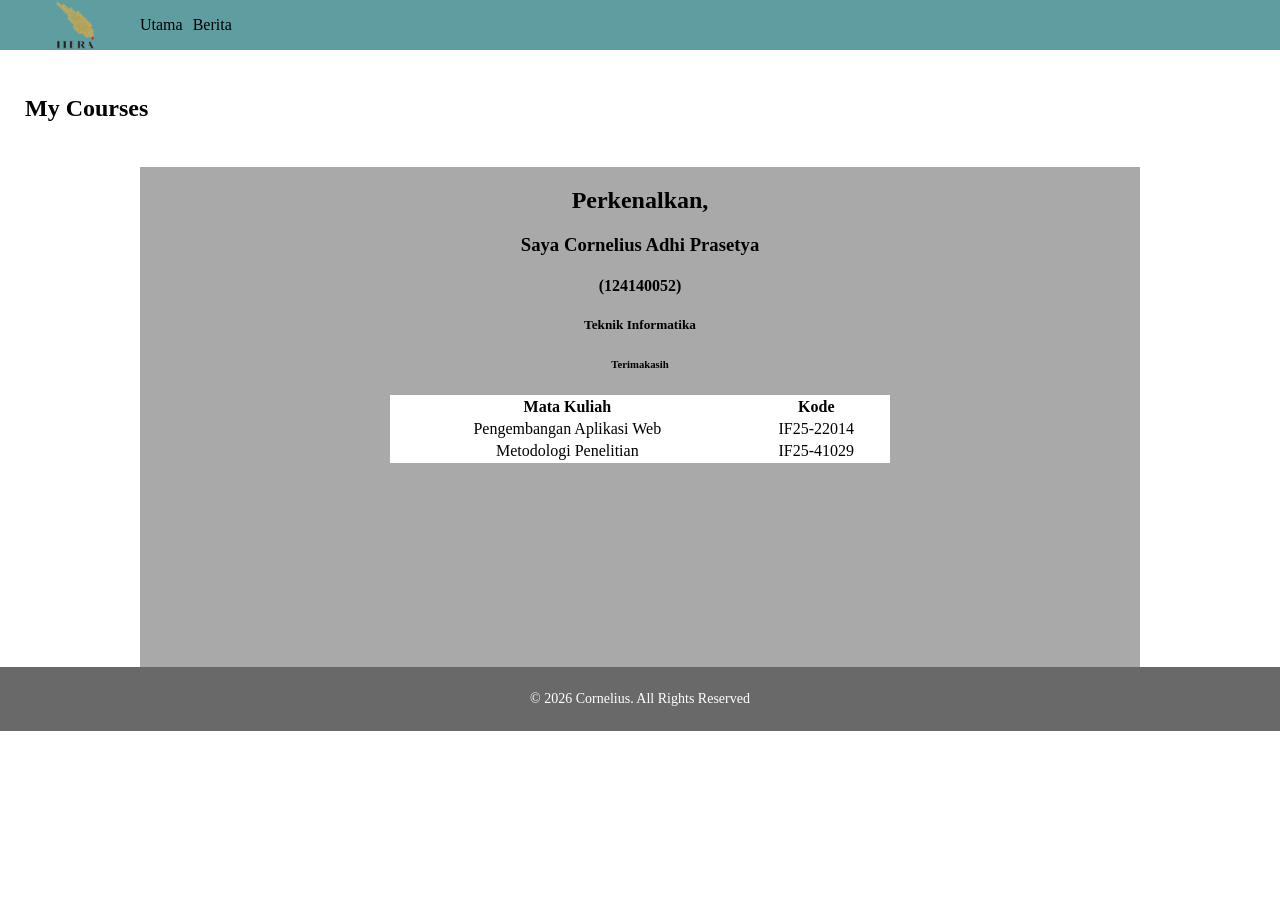
<file: index.html>
<!DOCTYPE html>
<html lang="en">
<head>
    <meta charset="UTF-8">
    <meta name="viewport" content="width=device-width, initial-scale=1.0">
    <title>124140052_Cornelius Adhi Prasetya_PAW2</title>
</head>
<body style="margin: 0; padding: 0;">
    <header>
        <nav style="display: flex; justify-content: left; padding-left: 50px; padding-right: 50px; background-color: cadetblue;">
            <img style="width: 50px;" src="image/logoITERA.png" alt="">
            <ul style="list-style-type: none; display: flex; gap: 10px;">
                <li><a style="text-decoration: none; color: black; " href="index.html">Utama</a></li>
                <li><a style="text-decoration: none; color: black;" href="berita/berita.html">Berita</a></li>
            </ul>
        </nav>
    </header>

    <section>
        <h1 style="padding: 25px;">My Courses</h1>
        <div style="display: flex; justify-content: center;">
            <div style="text-align: center; justify-content: center; background-color: darkgrey; width: 1000px; height: 500px; ">
                <h2>Perkenalkan,</h2>
                <h3>Saya Cornelius Adhi Prasetya</h3>
                <h4>(124140052)</h4>
                <h5>Teknik Informatika</h5>
                <h6>Terimakasih</h6>
                
                <table style="width: 50%; margin: 0 auto; background-color: white;">
                    <thead>
                        <tr>
                            <th>Mata Kuliah</th>
                            <th>Kode</th>
                        </tr>
                    </thead>
                    <tbody>
                        <tr>
                            <td>Pengembangan Aplikasi Web</td>
                            <td>IF25-22014</td>
                        </tr>
                        <tr>
                            <td>Metodologi Penelitian</td>
                            <td>IF25-41029</td>
                        </tr>
                    </tbody>
                </table>
            </div>
        </div> 
    </section>

    <footer style="background-color: dimgrey; color: white; text-align: center; padding: 10px; font-size: 14px;">
        <p>&copy; 2026 Cornelius. All Rights Reserved</p>
    </footer>
</body>
</html>
</file>
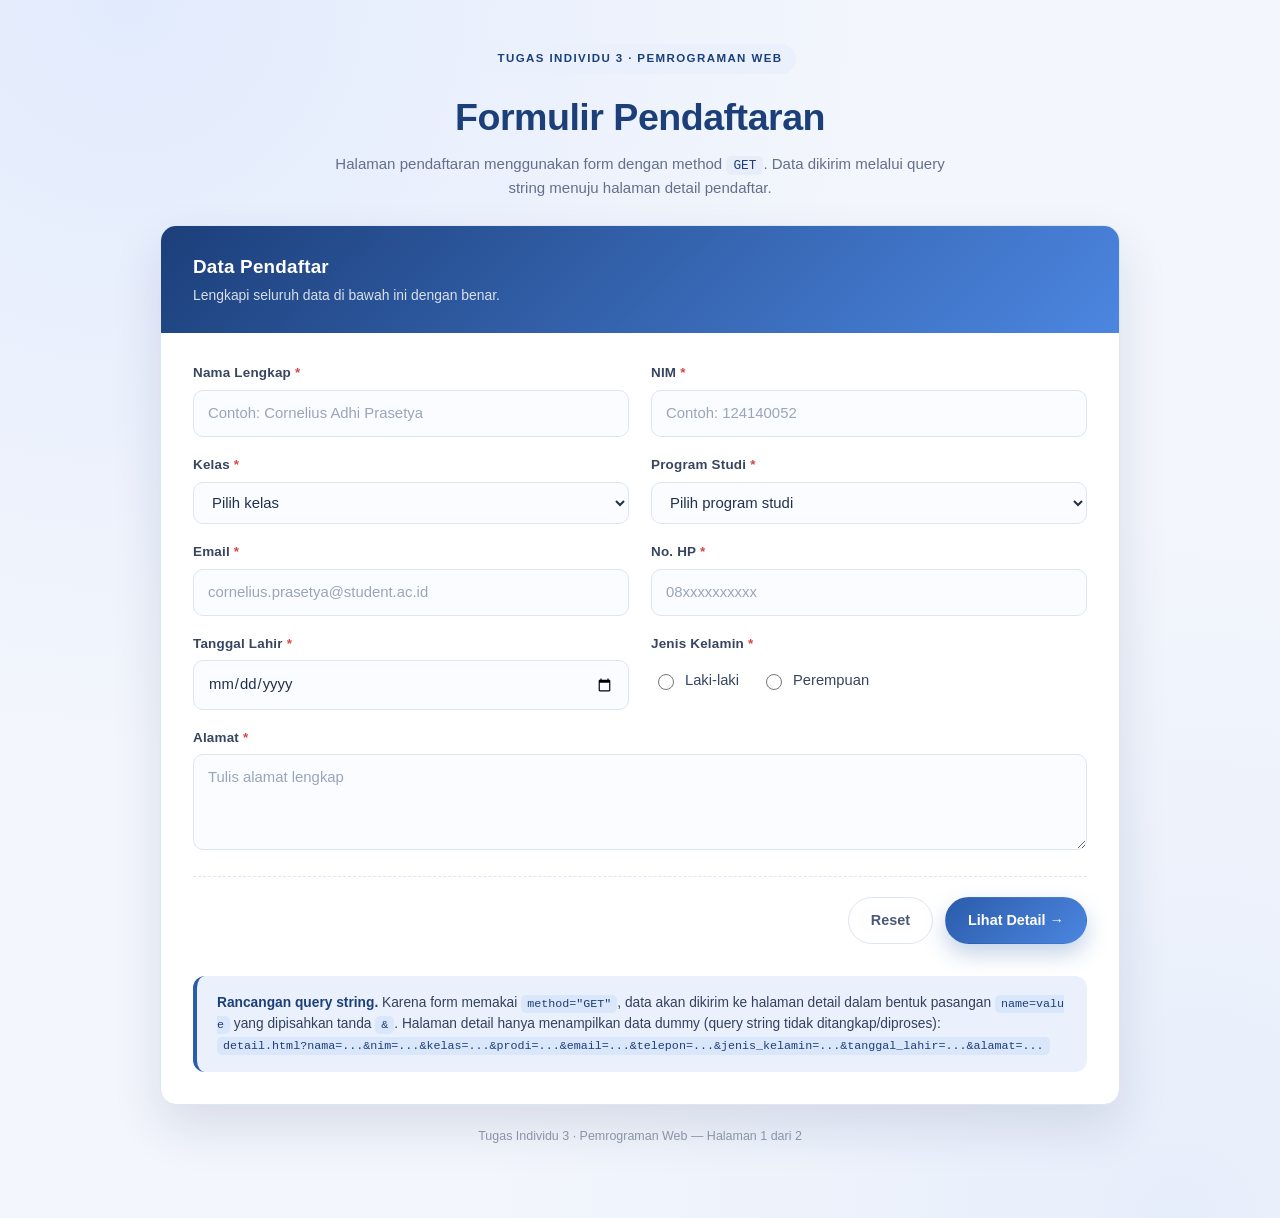
<file: task_3/index.html>
<!DOCTYPE html>
<html lang="id">
<head>
  <meta charset="UTF-8">
  <meta name="viewport" content="width=device-width, initial-scale=1.0">
  <title>Pendaftaran | Tugas Individu 3</title>
  <link rel="stylesheet" href="style.css">
</head>
<body>
  <main class="page">

    <header class="page-header">
      <span class="eyebrow">Tugas Individu 3 &middot; Pemrograman Web</span>
      <h1>Formulir Pendaftaran</h1>
      <p class="subtitle">
        Halaman pendaftaran menggunakan form dengan method <code>GET</code>.
        Data dikirim melalui query string menuju halaman detail pendaftar.
      </p>
    </header>

    <section class="card">
      <div class="card-head">
        <h2>Data Pendaftar</h2>
        <p>Lengkapi seluruh data di bawah ini dengan benar.</p>
      </div>

      <!-- Form method GET: data dikirim lewat query string ke detail.html -->
      <form id="form-pendaftaran" method="get" action="detail.html" autocomplete="off">
        <div class="form-grid">

          <div class="field">
            <label for="nama">Nama Lengkap <span class="req">*</span></label>
            <input type="text" id="nama" name="nama" placeholder="Contoh: Cornelius Adhi Prasetya" required>
          </div>

          <div class="field">
            <label for="nim">NIM <span class="req">*</span></label>
            <input type="text" id="nim" name="nim" inputmode="numeric" placeholder="Contoh: 124140052" required>
          </div>

          <div class="field">
            <label for="kelas">Kelas <span class="req">*</span></label>
            <select id="kelas" name="kelas" required>
              <option value="" selected disabled>Pilih kelas</option>
              <option value="RA">RA</option>
              <option value="RB">RB</option>
              <option value="RC">RC</option>
              <option value="RD">RD</option>
            </select>
          </div>

          <div class="field">
            <label for="prodi">Program Studi <span class="req">*</span></label>
            <select id="prodi" name="prodi" required>
              <option value="" selected disabled>Pilih program studi</option>
              <option value="Teknik Informatika">Teknik Informatika</option>
              <option value="Sistem Informasi">Sistem Informasi</option>
              <option value="Teknik Komputer">Teknik Komputer</option>
              <option value="Ilmu Komputer">Ilmu Komputer</option>
            </select>
          </div>

          <div class="field">
            <label for="email">Email <span class="req">*</span></label>
            <input type="email" id="email" name="email" placeholder="cornelius.prasetya@student.ac.id" required>
          </div>

          <div class="field">
            <label for="telepon">No. HP <span class="req">*</span></label>
            <input type="tel" id="telepon" name="telepon" inputmode="tel" placeholder="08xxxxxxxxxx" required>
          </div>

          <div class="field">
            <label for="tanggal_lahir">Tanggal Lahir <span class="req">*</span></label>
            <input type="date" id="tanggal_lahir" name="tanggal_lahir" required>
          </div>

          <div class="field">
            <label>Jenis Kelamin <span class="req">*</span></label>
            <div class="radio-group">
              <label><input type="radio" name="jenis_kelamin" value="Laki-laki" required> Laki-laki</label>
              <label><input type="radio" name="jenis_kelamin" value="Perempuan" required> Perempuan</label>
            </div>
          </div>

          <div class="field full">
            <label for="alamat">Alamat <span class="req">*</span></label>
            <textarea id="alamat" name="alamat" placeholder="Tulis alamat lengkap" required></textarea>
          </div>

        </div>

        <div class="actions">
          <button type="reset" class="btn btn-ghost">Reset</button>
          <button type="submit" class="btn btn-primary">Lihat Detail &rarr;</button>
        </div>
      </form>

      <div class="note">
        <strong>Rancangan query string.</strong>
        Karena form memakai <code>method="GET"</code>, data akan dikirim ke halaman detail
        dalam bentuk pasangan <code>name=value</code> yang dipisahkan tanda <code>&amp;</code>.
        Halaman detail hanya menampilkan data dummy (query string tidak ditangkap/diproses):
        <br>
        <code>detail.html?nama=...&amp;nim=...&amp;kelas=...&amp;prodi=...&amp;email=...&amp;telepon=...&amp;jenis_kelamin=...&amp;tanggal_lahir=...&amp;alamat=...</code>
      </div>
    </section>

    <p class="page-footer">Tugas Individu 3 &middot; Pemrograman Web &mdash; Halaman 1 dari 2</p>

  </main>
</body>
</html>
</file>
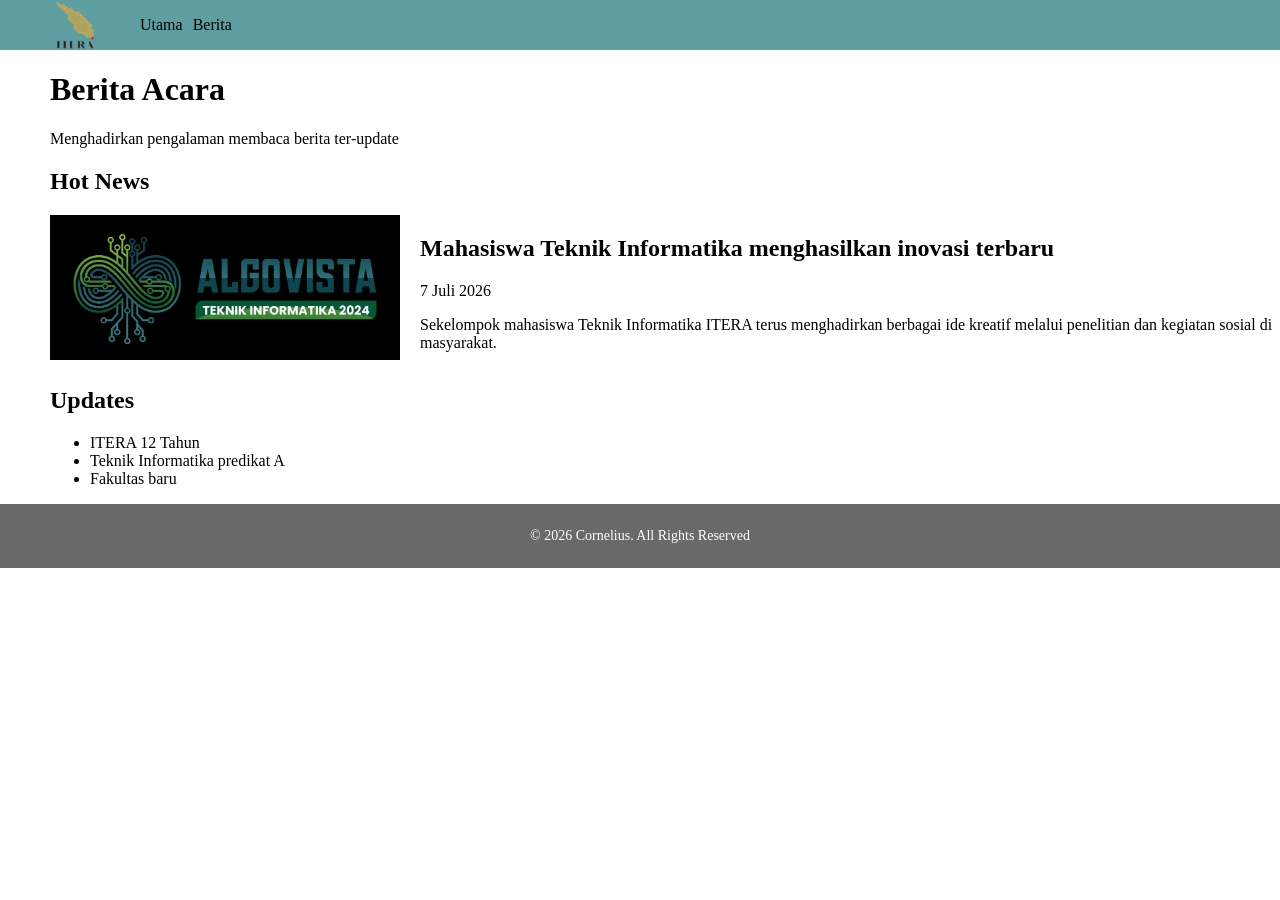
<file: berita/berita.html>
<!DOCTYPE html>
<html lang="en">
<head>
    <meta charset="UTF-8">
    <meta name="viewport" content="width=device-width, initial-scale=1.0">
    <title>124140052_Cornelius Adhi Prasetya_PAW2</title>
</head>
<body style="margin: 0; padding: 0;">
    <header>
        <nav style="display: flex; justify-content: left; padding-left: 50px; padding-right: 50px; background-color: cadetblue;">
            <img style="width: 50px;" src="../image/logoITERA.png" alt="">
            <ul style="list-style-type: none; display: flex; gap: 10px;">
                <li><a style="text-decoration: none; color: black; " href="../index.html">Utama</a></li>
                <li><a style="text-decoration: none; color: black;" href="berita.html">Berita</a></li>
            </ul>
        </nav>
    </header>

       <main style="margin-left: 50px;">
        <h1>Berita Acara</h1>
        <p>Menghadirkan pengalaman membaca berita ter-update</p>
        <section>
            <h2 id="hot-news">Hot News</h2>
            <div class="div" style="display: flex; gap: 20px;">
                <div class="foto">
                    <img src="../image/algovista.jpg" alt="Algovista Jaya" width="350">
                </div>
                <article>
                    <h2>Mahasiswa Teknik Informatika menghasilkan inovasi terbaru</h2>
                    <time datetime="2026-07-07">7 Juli 2026</time>
                    <p>
                        Sekelompok mahasiswa Teknik Informatika ITERA terus menghadirkan berbagai ide kreatif
                        melalui penelitian dan kegiatan sosial di masyarakat.
                    </p>
                </article>
            </div>
        </section>

        <aside>
            <h2 id="updates">Updates</h2>
            <ul>
                <li>ITERA 12 Tahun</li>
                <li>Teknik Informatika predikat A</li>
                <li>Fakultas baru</li>
            </ul>
        </aside>
    </main>

    <footer style="background-color: dimgrey; color: white; text-align: center; padding: 10px; font-size: 14px;">
        <p>&copy; 2026 Cornelius. All Rights Reserved</p>
    </footer>
</body>
</html>
</file>
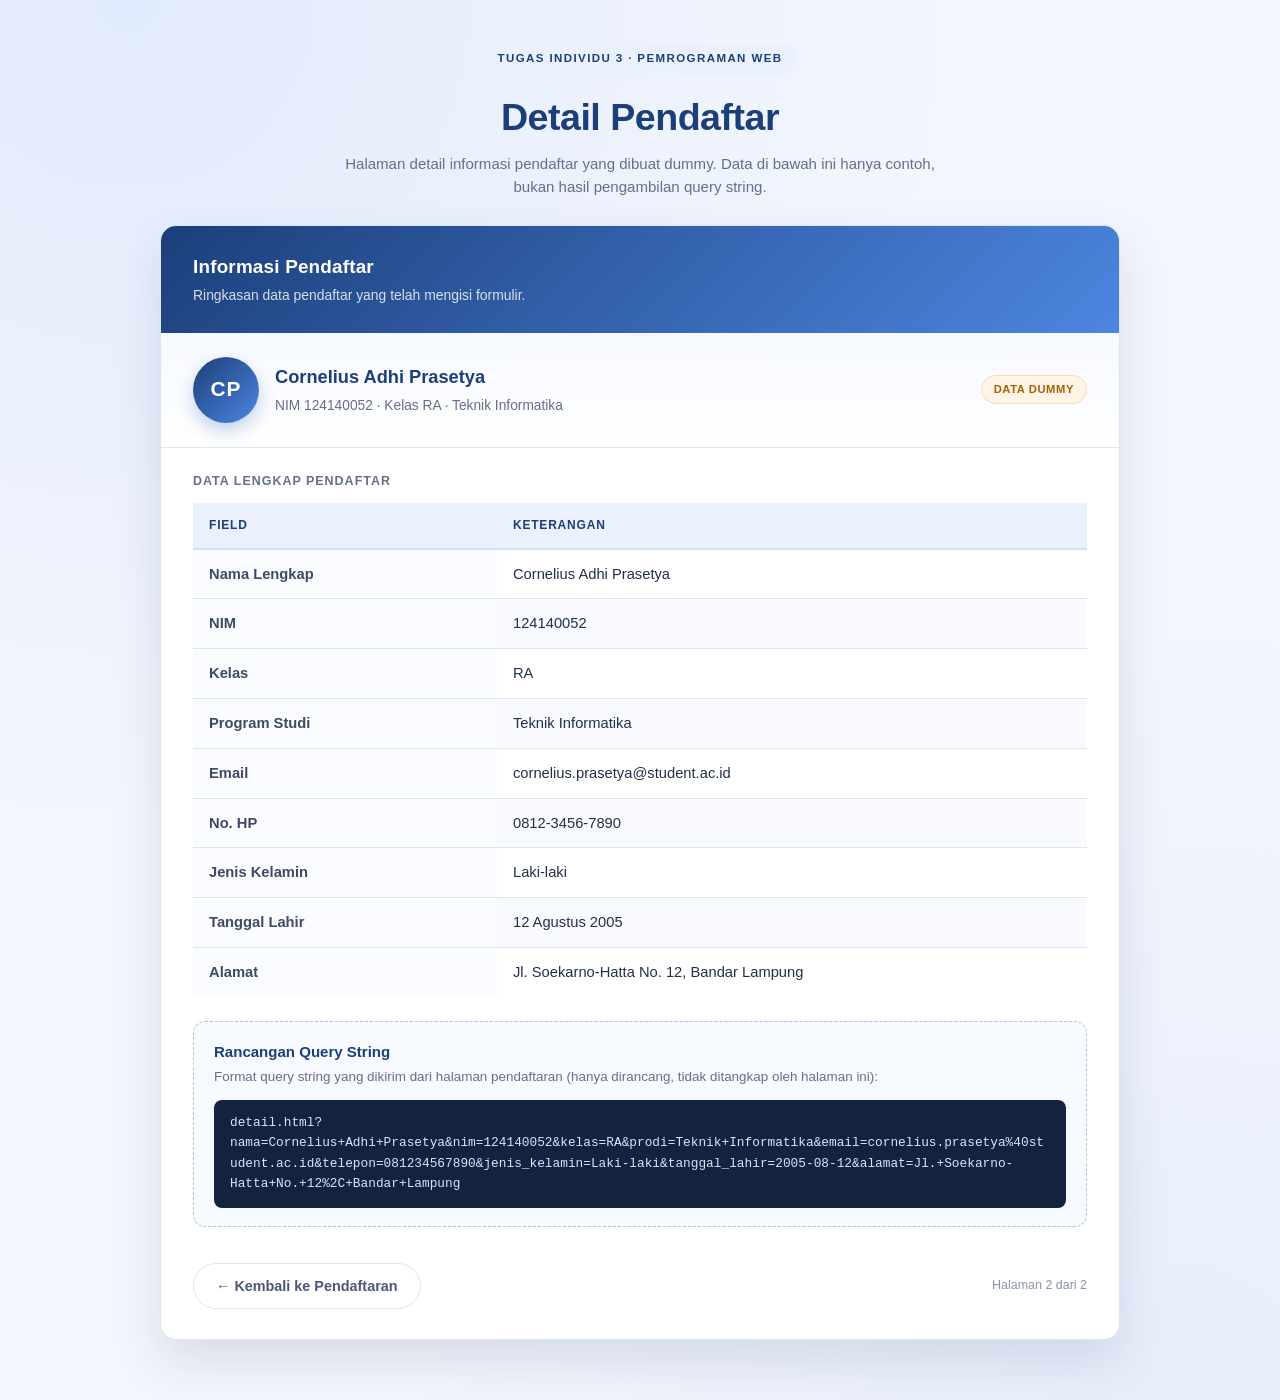
<file: task_3/detail.html>
<!DOCTYPE html>
<html lang="id">
<head>
  <meta charset="UTF-8">
  <meta name="viewport" content="width=device-width, initial-scale=1.0">
  <title>Detail Pendaftar | Tugas Individu 3</title>
  <link rel="stylesheet" href="style.css">
</head>
<body>
  <main class="page">

    <header class="page-header">
      <span class="eyebrow">Tugas Individu 3 &middot; Pemrograman Web</span>
      <h1>Detail Pendaftar</h1>
      <p class="subtitle">
        Halaman detail informasi pendaftar yang dibuat dummy.
        Data di bawah ini hanya contoh, bukan hasil pengambilan query string.
      </p>
    </header>

    <section class="card">
      <div class="card-head">
        <h2>Informasi Pendaftar</h2>
        <p>Ringkasan data pendaftar yang telah mengisi formulir.</p>
      </div>

      <div class="profile">
        <div class="avatar" aria-hidden="true">CP</div>
        <div>
          <h2>Cornelius Adhi Prasetya</h2>
          <p>NIM 124140052 &middot; Kelas RA &middot; Teknik Informatika</p>
        </div>
        <span class="badge">Data dummy</span>
      </div>

      <div class="table-wrap">
        <table>
          <caption>Data lengkap pendaftar</caption>
          <thead>
            <tr>
              <th scope="col">Field</th>
              <th scope="col">Keterangan</th>
            </tr>
          </thead>
          <tbody>
            <tr>
              <th scope="row">Nama Lengkap</th>
              <td>Cornelius Adhi Prasetya</td>
            </tr>
            <tr>
              <th scope="row">NIM</th>
              <td>124140052</td>
            </tr>
            <tr>
              <th scope="row">Kelas</th>
              <td>RA</td>
            </tr>
            <tr>
              <th scope="row">Program Studi</th>
              <td>Teknik Informatika</td>
            </tr>
            <tr>
              <th scope="row">Email</th>
              <td>cornelius.prasetya@student.ac.id</td>
            </tr>
            <tr>
              <th scope="row">No. HP</th>
              <td>0812-3456-7890</td>
            </tr>
            <tr>
              <th scope="row">Jenis Kelamin</th>
              <td>Laki-laki</td>
            </tr>
            <tr>
              <th scope="row">Tanggal Lahir</th>
              <td>12 Agustus 2005</td>
            </tr>
            <tr>
              <th scope="row">Alamat</th>
              <td>Jl. Soekarno-Hatta No. 12, Bandar Lampung</td>
            </tr>
          </tbody>
        </table>
      </div>

      <div class="query-box">
        <h3>Rancangan Query String</h3>
        <p>
          Format query string yang dikirim dari halaman pendaftaran (hanya dirancang,
          tidak ditangkap oleh halaman ini):
        </p>
        <code>detail.html?nama=Cornelius+Adhi+Prasetya&amp;nim=124140052&amp;kelas=RA&amp;prodi=Teknik+Informatika&amp;email=cornelius.prasetya%40student.ac.id&amp;telepon=081234567890&amp;jenis_kelamin=Laki-laki&amp;tanggal_lahir=2005-08-12&amp;alamat=Jl.+Soekarno-Hatta+No.+12%2C+Bandar+Lampung</code>
      </div>

      <div class="card-foot">
        <a class="btn btn-ghost" href="index.html">&larr; Kembali ke Pendaftaran</a>
        <span class="foot-note">Halaman 2 dari 2</span>
      </div>
    </section>

  </main>
</body>
</html>
</file>
<file: task_3/style.css>
/* ============================================================
   Tugas Individu 3 — Pemrograman Web
   File     : style.css
   Dipakai  : index.html (pendaftaran) & detail.html (detail)
   ============================================================ */

:root {
  --primary: #2b5cab;
  --primary-dark: #1c3f7a;
  --primary-soft: #eaf1fc;
  --accent: #4c86e0;
  --text: #22304a;
  --muted: #64708a;
  --line: #dde5f2;
  --surface: #ffffff;
  --bg: #f3f6fc;
  --danger: #d64545;
  --radius-lg: 16px;
  --radius-md: 10px;
  --shadow: 0 22px 50px rgba(24, 45, 87, 0.12);
}

/* ---------- Dasar halaman (selector element) ---------- */
* {
  box-sizing: border-box;
}

body {
  margin: 0;
  min-height: 100vh;
  padding: 44px 20px 60px;
  display: flex;
  justify-content: center;
  align-items: flex-start;
  font-family: "Segoe UI", "Trebuchet MS", Tahoma, Verdana, sans-serif;
  font-size: 16px;
  line-height: 1.55;
  color: var(--text);
  background:
    radial-gradient(circle at 10% 0%, #e2ebfd 0%, transparent 45%),
    radial-gradient(circle at 92% 100%, #e7eefb 0%, transparent 42%),
    var(--bg);
}

.page {
  width: 100%;
  max-width: 960px;
}

/* ---------- Judul halaman ---------- */
.page-header {
  margin-bottom: 26px;
  text-align: center;
}

.eyebrow {
  display: inline-block;
  padding: 6px 14px;
  border-radius: 999px;
  background: var(--primary-soft);
  color: var(--primary-dark);
  font-size: 0.72rem;
  font-weight: 700;
  letter-spacing: 1.4px;
  text-transform: uppercase;
}

.page-header h1 {
  margin: 14px 0 6px;
  font-size: clamp(1.7rem, 3.6vw, 2.35rem);
  letter-spacing: -0.5px;
  color: var(--primary-dark);
}

.page-header .subtitle {
  max-width: 620px;
  margin: 0 auto;
  font-size: 0.94rem;
  color: var(--muted);
}

.subtitle code {
  padding: 2px 7px;
  border-radius: 6px;
  background: #e7edf9;
  color: var(--primary-dark);
  font-size: 0.85em;
}

/* ---------- Box / kartu (selector class) ---------- */
.card {
  overflow: hidden;
  background: var(--surface);
  border: 1px solid var(--line);
  border-radius: var(--radius-lg);
  box-shadow: var(--shadow);
}

.card-head {
  padding: 26px 32px;
  background: linear-gradient(135deg, var(--primary-dark), var(--accent));
  color: #ffffff;
}

.card-head h2 {
  margin: 0 0 4px;
  font-size: 1.18rem;
  letter-spacing: 0.2px;
}

.card-head p {
  margin: 0;
  font-size: 0.87rem;
  color: rgba(255, 255, 255, 0.82);
}

/* ---------- Form (selector id + turunan) ---------- */
#form-pendaftaran {
  padding: 30px 32px 32px;
}

.form-grid {
  display: grid;
  grid-template-columns: repeat(2, minmax(0, 1fr));
  gap: 18px 22px;
}

.field {
  display: flex;
  flex-direction: column;
  gap: 6px;
}

.field.full {
  grid-column: 1 / -1;
}

.field > label {
  font-size: 0.84rem;
  font-weight: 600;
  letter-spacing: 0.2px;
  color: #37455f;
}

.req {
  color: var(--danger);
}

input[type="text"],
input[type="email"],
input[type="tel"],
input[type="date"],
select,
textarea {
  width: 100%;
  padding: 11px 14px;
  font: inherit;
  font-size: 0.93rem;
  color: var(--text);
  background: #fbfcff;
  border: 1px solid var(--line);
  border-radius: var(--radius-md);
  transition: border-color 0.18s ease, box-shadow 0.18s ease, background 0.18s ease;
}

input::placeholder,
textarea::placeholder {
  color: #9aa5ba;
}

input:focus,
select:focus,
textarea:focus {
  outline: none;
  background: #ffffff;
  border-color: var(--primary);
  box-shadow: 0 0 0 3px rgba(43, 92, 171, 0.14);
}

textarea {
  min-height: 96px;
  resize: vertical;
}

.radio-group {
  display: flex;
  flex-wrap: wrap;
  gap: 10px 22px;
  padding: 9px 2px 3px;
}

.radio-group label {
  display: flex;
  align-items: center;
  gap: 8px;
  font-size: 0.92rem;
  color: #37455f;
  cursor: pointer;
}

input[type="radio"] {
  width: 16px;
  height: 16px;
  accent-color: var(--primary);
}

/* ---------- Tombol (selector class + pseudo-class) ---------- */
.actions {
  display: flex;
  flex-wrap: wrap;
  justify-content: flex-end;
  gap: 12px;
  margin-top: 26px;
  padding-top: 20px;
  border-top: 1px dashed var(--line);
}

.btn {
  display: inline-flex;
  align-items: center;
  justify-content: center;
  gap: 8px;
  padding: 11px 22px;
  font: inherit;
  font-size: 0.9rem;
  font-weight: 600;
  text-decoration: none;
  border: 1px solid transparent;
  border-radius: 999px;
  cursor: pointer;
  transition: transform 0.15s ease, box-shadow 0.15s ease, background 0.15s ease;
}

.btn:active {
  transform: translateY(1px);
}

.btn-primary {
  color: #ffffff;
  background: linear-gradient(135deg, var(--primary), var(--accent));
  box-shadow: 0 10px 22px rgba(43, 92, 171, 0.28);
}

.btn-primary:hover {
  transform: translateY(-1px);
  box-shadow: 0 14px 26px rgba(43, 92, 171, 0.34);
}

.btn-ghost {
  color: #4a5875;
  background: #ffffff;
  border-color: var(--line);
}

.btn-ghost:hover {
  color: var(--primary-dark);
  background: var(--primary-soft);
  border-color: #c3d4ef;
}

/* ---------- Kotak catatan / query string ---------- */
.note {
  margin: 0 32px 32px;
  padding: 16px 20px;
  font-size: 0.86rem;
  color: #33415c;
  background: var(--primary-soft);
  border-left: 4px solid var(--primary);
  border-radius: 12px;
}

.note strong {
  color: var(--primary-dark);
}

.note code {
  padding: 2px 6px;
  word-break: break-all;
  font-size: 0.85em;
  color: var(--primary-dark);
  background: #dae6fa;
  border-radius: 5px;
}

.query-box {
  margin: 24px 32px 32px;
  padding: 18px 20px;
  background: #f7faff;
  border: 1px dashed #a9c4e9;
  border-radius: 12px;
}

.query-box h3 {
  margin: 0 0 4px;
  font-size: 0.94rem;
  color: var(--primary-dark);
}

.query-box p {
  margin: 0;
  font-size: 0.84rem;
  color: var(--muted);
}

.query-box code {
  display: block;
  margin-top: 12px;
  padding: 13px 16px;
  white-space: pre-wrap;
  overflow-wrap: anywhere;
  font-family: Consolas, "Courier New", monospace;
  font-size: 0.8rem;
  line-height: 1.6;
  color: #d6e6ff;
  background: #14233d;
  border-radius: 8px;
}

/* ---------- Profil pendaftar ---------- */
.profile {
  display: flex;
  align-items: center;
  gap: 16px;
  padding: 24px 32px;
  background: linear-gradient(180deg, #f6f9ff, #ffffff);
  border-bottom: 1px solid var(--line);
}

.avatar {
  flex: 0 0 auto;
  display: grid;
  place-items: center;
  width: 66px;
  height: 66px;
  font-size: 1.3rem;
  font-weight: 700;
  letter-spacing: 1px;
  color: #ffffff;
  background: linear-gradient(135deg, var(--primary-dark), var(--accent));
  border-radius: 50%;
  box-shadow: 0 8px 18px rgba(43, 92, 171, 0.28);
}

.profile h2 {
  margin: 0 0 3px;
  font-size: 1.14rem;
  color: var(--primary-dark);
}

.profile p {
  margin: 0;
  font-size: 0.86rem;
  color: var(--muted);
}

.badge {
  margin-left: auto;
  padding: 5px 12px;
  font-size: 0.7rem;
  font-weight: 700;
  letter-spacing: 0.6px;
  text-transform: uppercase;
  color: #a5600c;
  background: #fff4e5;
  border: 1px solid #f3dcb9;
  border-radius: 999px;
}

/* ---------- Tabel detail ---------- */
.table-wrap {
  padding: 8px 32px 0;
  overflow-x: auto;
}

table {
  width: 100%;
  font-size: 0.92rem;
  border-collapse: collapse;
}

table caption {
  padding: 16px 0 12px;
  font-size: 0.78rem;
  font-weight: 700;
  letter-spacing: 1px;
  text-align: left;
  text-transform: uppercase;
  color: var(--muted);
}

th,
td {
  padding: 13px 16px;
  text-align: left;
  vertical-align: top;
  border-bottom: 1px solid var(--line);
}

thead th {
  font-size: 0.75rem;
  letter-spacing: 0.8px;
  text-transform: uppercase;
  color: var(--primary-dark);
  background: var(--primary-soft);
  border-bottom: 2px solid #cfe0f7;
}

tbody th {
  width: 34%;
  font-weight: 600;
  color: #3c4a64;
  background: #fbfcff;
}

tbody tr:nth-child(even) td {
  background: #f8faff;
}

tbody tr:hover td,
tbody tr:hover th {
  background: #eef4ff;
}

tbody tr:last-child th,
tbody tr:last-child td {
  border-bottom: none;
}

.card-foot {
  display: flex;
  flex-wrap: wrap;
  align-items: center;
  justify-content: space-between;
  gap: 12px;
  padding: 4px 32px 30px;
}

.page-footer {
  margin-top: 22px;
  font-size: 0.78rem;
  text-align: center;
  color: #8994a8;
}

.foot-note {
  font-size: 0.78rem;
  color: #8994a8;
}

/* ---------- Responsif ---------- */
@media (max-width: 720px) {
  body {
    padding: 28px 14px 40px;
  }

  .form-grid {
    grid-template-columns: 1fr;
  }

  #form-pendaftaran {
    padding: 24px 20px 26px;
  }

  .card-head {
    padding: 22px 20px;
  }

  .profile {
    flex-wrap: wrap;
    padding: 20px;
  }

  .badge {
    margin-left: 0;
  }

  .note,
  .query-box {
    margin-right: 20px;
    margin-left: 20px;
  }

  .table-wrap {
    padding: 4px 20px 0;
  }

  .card-foot {
    padding: 4px 20px 26px;
  }

  .actions .btn {
    flex: 1;
  }

  th,
  td {
    padding: 11px 12px;
  }
}
</file>
